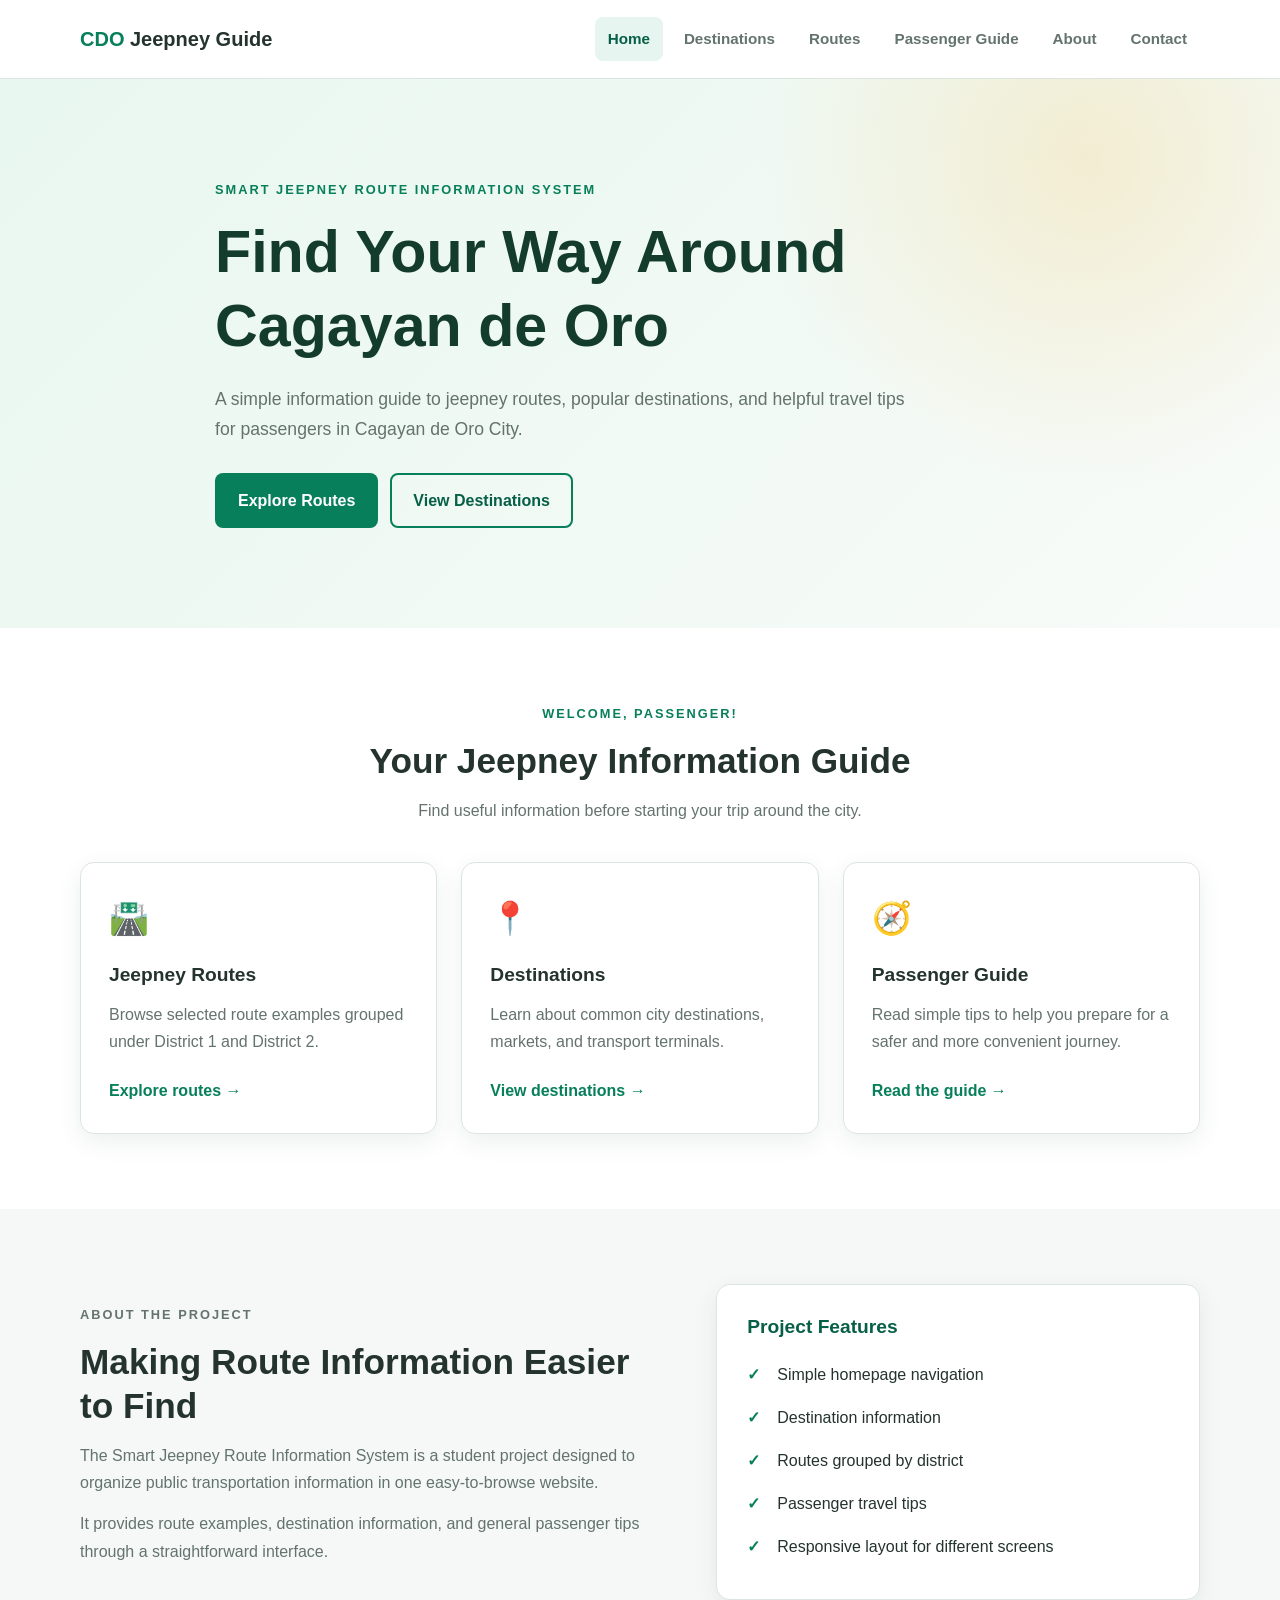
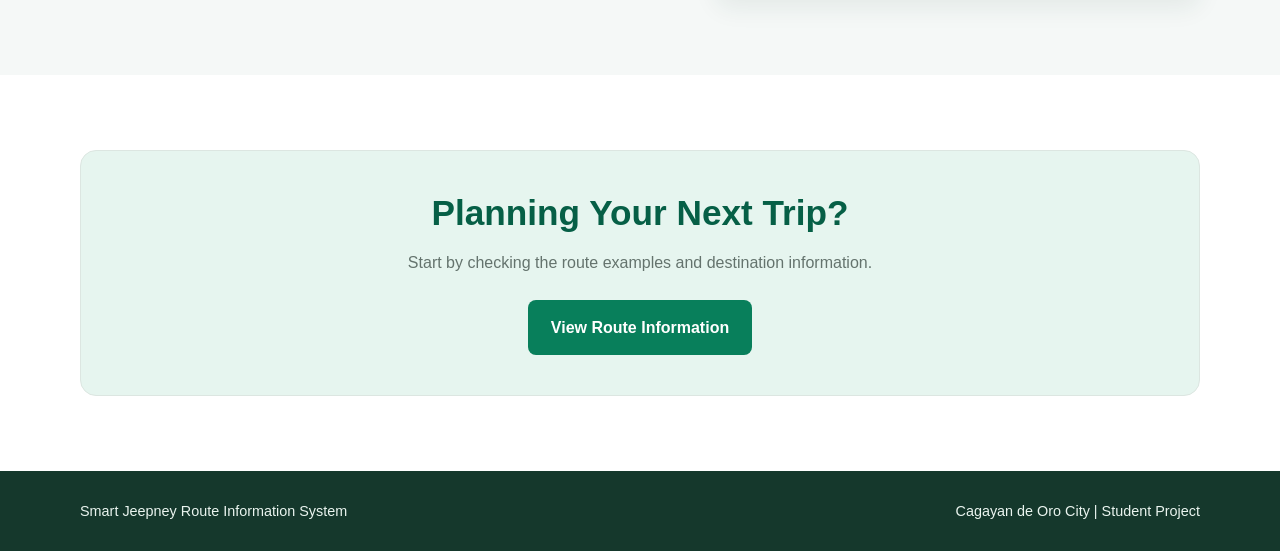
<file: index.html>
<!DOCTYPE html>
<html lang="en">
<head>
    <meta charset="UTF-8">
    <meta name="viewport" content="width=device-width, initial-scale=1.0">
    <title>CDO Jeepney Guide | Home</title>
    <link rel="stylesheet" href="style.css">
</head>
<body>

<header class="site-header">
    <div class="container navbar">
        <a class="logo" href="index.html">CDO <span>Jeepney Guide</span></a>

        <nav>
            <a class="active" href="index.html">Home</a>
            <a href="destination.html">Destinations</a>
            <a href="route.html">Routes</a>
            <a href="guide.html">Passenger Guide</a>
            <a href="about.html">About</a>
            <a href="contact.html">Contact</a>
        </nav>
    </div>
</header>

<main>
    <section class="hero">
        <div class="container hero-content">
            <p class="eyebrow">SMART JEEPNEY ROUTE INFORMATION SYSTEM</p>
            <h1>Find Your Way Around Cagayan de Oro</h1>
            <p>
                A simple information guide to jeepney routes, popular destinations,
                and helpful travel tips for passengers in Cagayan de Oro City.
            </p>

            <div class="hero-buttons">
                <a class="btn btn-primary" href="route.html">Explore Routes</a>
                <a class="btn btn-outline" href="destination.html">View Destinations</a>
            </div>
        </div>
    </section>

    <section class="section">
        <div class="container">
            <div class="section-heading">
                <p class="eyebrow">WELCOME, PASSENGER!</p>
                <h2>Your Jeepney Information Guide</h2>
                <p>
                    Find useful information before starting your trip around the city.
                </p>
            </div>

            <div class="card-grid">
                <article class="info-card">
                    <div class="card-icon">🛣️</div>
                    <h3>Jeepney Routes</h3>
                    <p>
                        Browse selected route examples grouped under District 1 and
                        District 2.
                    </p>
                    <a class="text-link" href="route.html">Explore routes &rarr;</a>
                </article>

                <article class="info-card">
                    <div class="card-icon">📍</div>
                    <h3>Destinations</h3>
                    <p>
                        Learn about common city destinations, markets, and transport
                        terminals.
                    </p>
                    <a class="text-link" href="destination.html">View destinations &rarr;</a>
                </article>

                <article class="info-card">
                    <div class="card-icon">🧭</div>
                    <h3>Passenger Guide</h3>
                    <p>
                        Read simple tips to help you prepare for a safer and more
                        convenient journey.
                    </p>
                    <a class="text-link" href="guide.html">Read the guide &rarr;</a>
                </article>
            </div>
        </div>
    </section>

    <section class="section section-soft">
        <div class="container split-layout">
            <div>
                <p class="eyebrow">ABOUT THE PROJECT</p>
                <h2>Making Route Information Easier to Find</h2>
                <p>
                    The Smart Jeepney Route Information System is a student project
                    designed to organize public transportation information in one
                    easy-to-browse website.
                </p>
                <p>
                    It provides route examples, destination information, and general
                    passenger tips through a straightforward interface.
                </p>
            </div>

            <div class="highlight-panel">
                <h3>Project Features</h3>
                <ul class="check-list">
                    <li>Simple homepage navigation</li>
                    <li>Destination information</li>
                    <li>Routes grouped by district</li>
                    <li>Passenger travel tips</li>
                    <li>Responsive layout for different screens</li>
                </ul>
            </div>
        </div>
    </section>

    <section class="section">
        <div class="container callout">
            <h2>Planning Your Next Trip?</h2>
            <p>Start by checking the route examples and destination information.</p>
            <a class="btn btn-primary" href="route.html">View Route Information</a>
        </div>
    </section>
</main>

<footer class="site-footer">
    <div class="container footer-content">
        <p>Smart Jeepney Route Information System</p>
        <p>Cagayan de Oro City | Student Project</p>
    </div>
</footer>

</body>
</html>
</file>
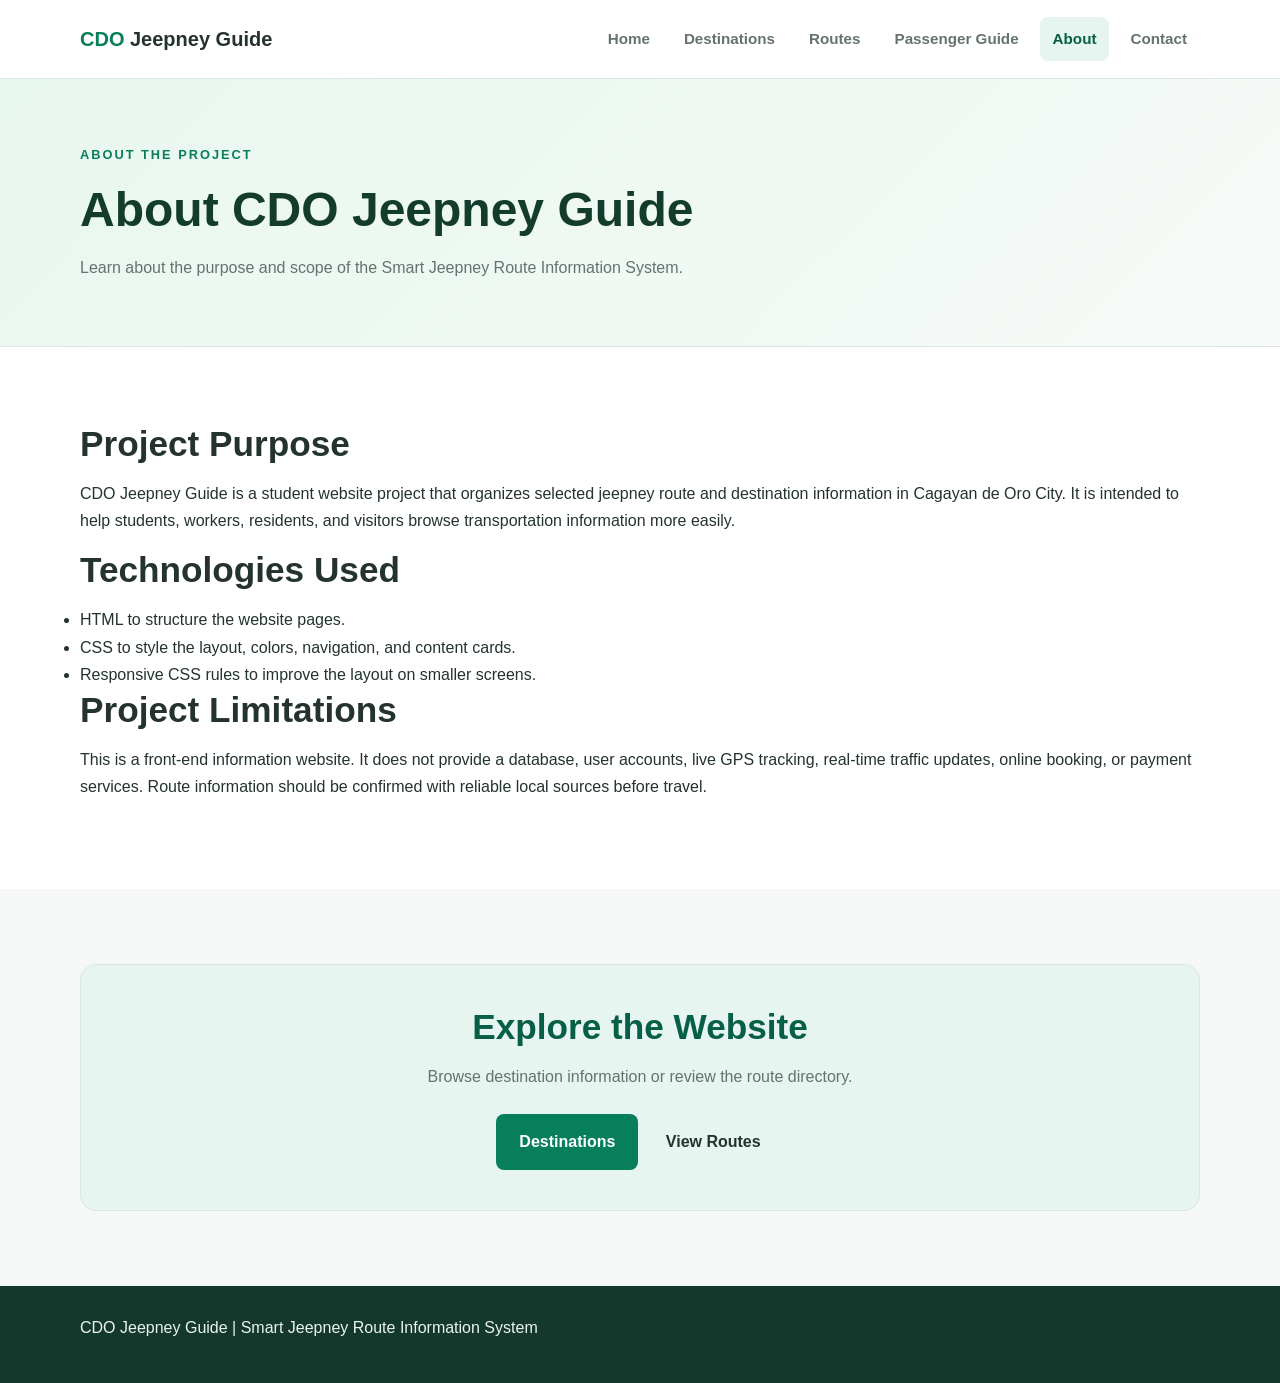
<file: about.html>
<!DOCTYPE html>
<html lang="en">
<head>
    <meta charset="UTF-8">
    <meta name="viewport" content="width=device-width, initial-scale=1.0">
    <title>CDO Jeepney Guide | About</title>
    <link rel="stylesheet" href="style.css">
</head>
<body>

<header class="site-header">
    <div class="container navbar">
        <a class="logo" href="index.html">CDO <span>Jeepney Guide</span></a>
        <nav>
            <a href="index.html">Home</a>
            <a href="destination.html">Destinations</a>
            <a href="route.html">Routes</a>
            <a href="guide.html">Passenger Guide</a>
            <a class="active" href="about.html">About</a>
            <a href="contact.html">Contact</a>
        </nav>
    </div>
</header>

<main>
    <section class="page-banner">
        <div class="container">
            <p class="eyebrow">ABOUT THE PROJECT</p>
            <h1>About CDO Jeepney Guide</h1>
            <p>Learn about the purpose and scope of the Smart Jeepney Route Information System.</p>
        </div>
    </section>

    <section class="section">
        <div class="container">
            <div class="content-card">
                <h2>Project Purpose</h2>
                <p>
                    CDO Jeepney Guide is a student website project that organizes selected
                    jeepney route and destination information in Cagayan de Oro City.
                    It is intended to help students, workers, residents, and visitors browse
                    transportation information more easily.
                </p>
            </div>

            <div class="content-card">
                <h2>Technologies Used</h2>
                <ul>
                    <li>HTML to structure the website pages.</li>
                    <li>CSS to style the layout, colors, navigation, and content cards.</li>
                    <li>Responsive CSS rules to improve the layout on smaller screens.</li>
                </ul>
            </div>

            <div class="content-card">
                <h2>Project Limitations</h2>
                <p>
                    This is a front-end information website. It does not provide a database,
                    user accounts, live GPS tracking, real-time traffic updates, online booking,
                    or payment services. Route information should be confirmed with reliable
                    local sources before travel.
                </p>
            </div>
        </div>
    </section>

    <section class="section section-soft">
        <div class="container callout">
            <h2>Explore the Website</h2>
            <p>Browse destination information or review the route directory.</p>
            <a class="btn btn-primary" href="destination.html">Destinations</a>
            <a class="btn btn-secondary" href="route.html">View Routes</a>
        </div>
    </section>
</main>

<footer class="site-footer">
    <div class="container">
        <p>CDO Jeepney Guide | Smart Jeepney Route Information System</p>
    </div>
</footer>
</body>
</html>
</file>
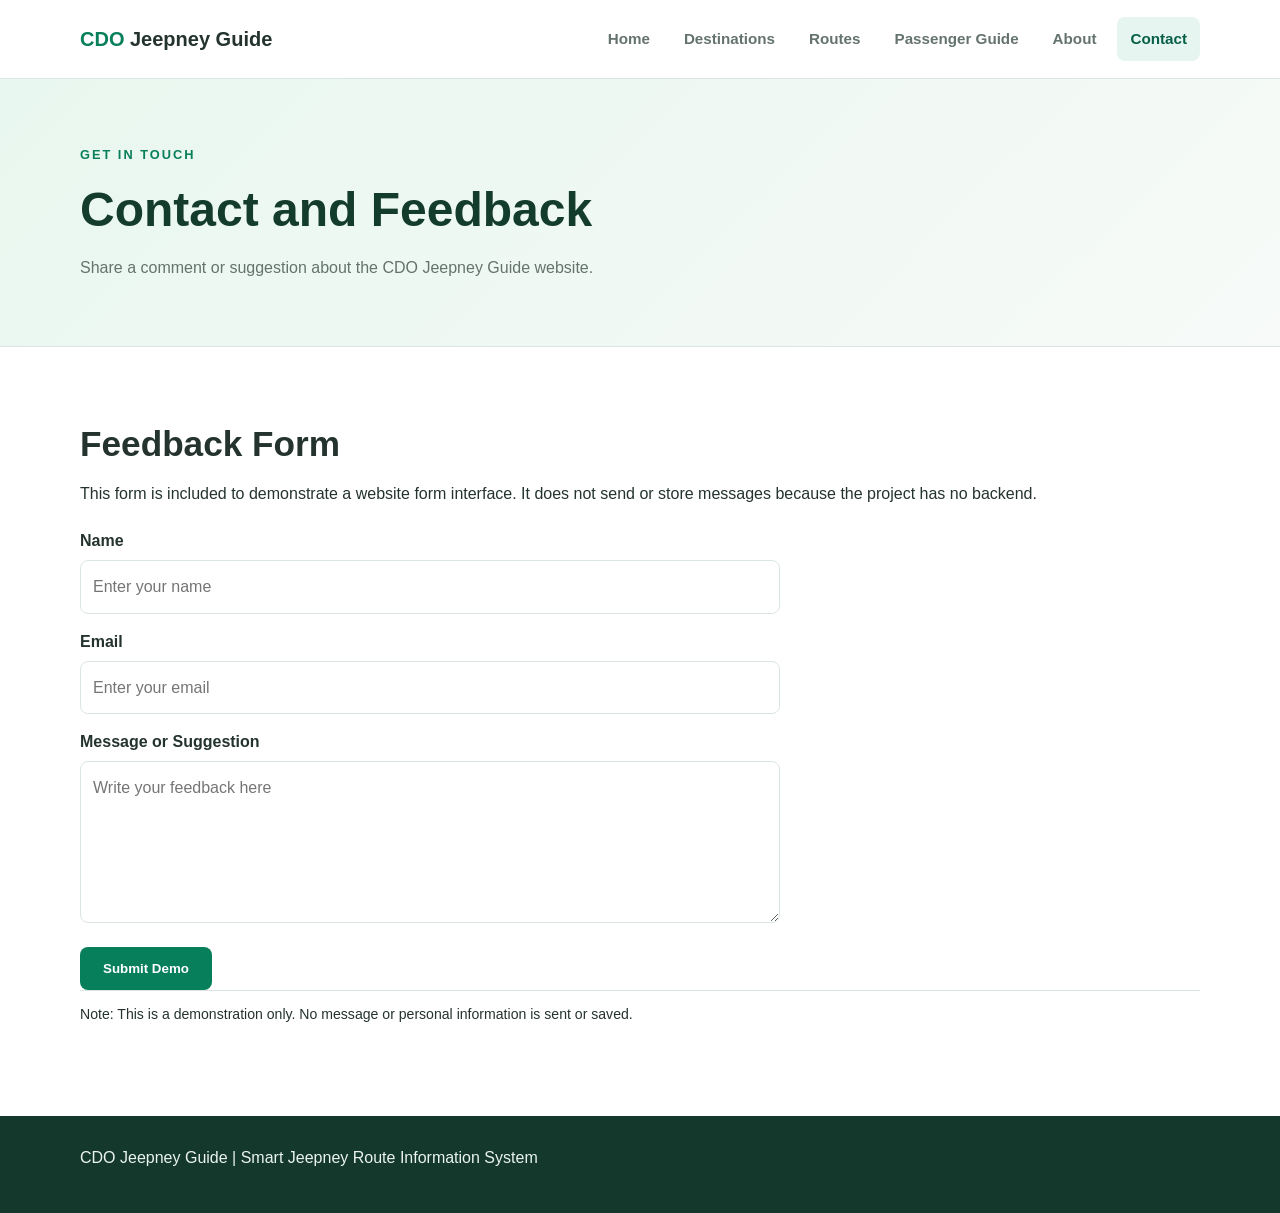
<file: contact.html>
<!DOCTYPE html>
<html lang="en">
<head>
    <meta charset="UTF-8">
    <meta name="viewport" content="width=device-width, initial-scale=1.0">
    <title>CDO Jeepney Guide | Contact</title>
    <link rel="stylesheet" href="style.css">
</head>
<body>

<header class="site-header">
    <div class="container navbar">
        <a class="logo" href="index.html">CDO <span>Jeepney Guide</span></a>
        <nav>
            <a href="index.html">Home</a>
            <a href="destination.html">Destinations</a>
            <a href="route.html">Routes</a>
            <a href="guide.html">Passenger Guide</a>
            <a href="about.html">About</a>
            <a class="active" href="contact.html">Contact</a>
        </nav>
    </div>
</header>

<main>
    <section class="page-banner">
        <div class="container">
            <p class="eyebrow">GET IN TOUCH</p>
            <h1>Contact and Feedback</h1>
            <p>Share a comment or suggestion about the CDO Jeepney Guide website.</p>
        </div>
    </section>

    <section class="section">
        <div class="container">
            <div class="content-card">
                <h2>Feedback Form</h2>
                <p>
                    This form is included to demonstrate a website form interface.
                    It does not send or store messages because the project has no backend.
                </p>

                <form class="feedback-form"
                      onsubmit="alert('Demo form only. Your message was not sent or saved.'); return false;">

                    <label for="visitor-name">Name</label>
                    <input type="text" id="visitor-name" name="visitor-name"
                           placeholder="Enter your name" required>

                    <label for="visitor-email">Email</label>
                    <input type="email" id="visitor-email" name="visitor-email"
                           placeholder="Enter your email" required>

                    <label for="visitor-message">Message or Suggestion</label>
                    <textarea id="visitor-message" name="visitor-message"
                              rows="5" placeholder="Write your feedback here" required></textarea>

                    <button class="btn btn-primary" type="submit">Submit Demo</button>
                </form>

                <p class="small-note">
                    Note: This is a demonstration only. No message or personal information is sent or saved.
                </p>
            </div>
        </div>
    </section>
</main>

<footer class="site-footer">
    <div class="container">
        <p>CDO Jeepney Guide | Smart Jeepney Route Information System</p>
    </div>
</footer>
</body>
</html>
</file>
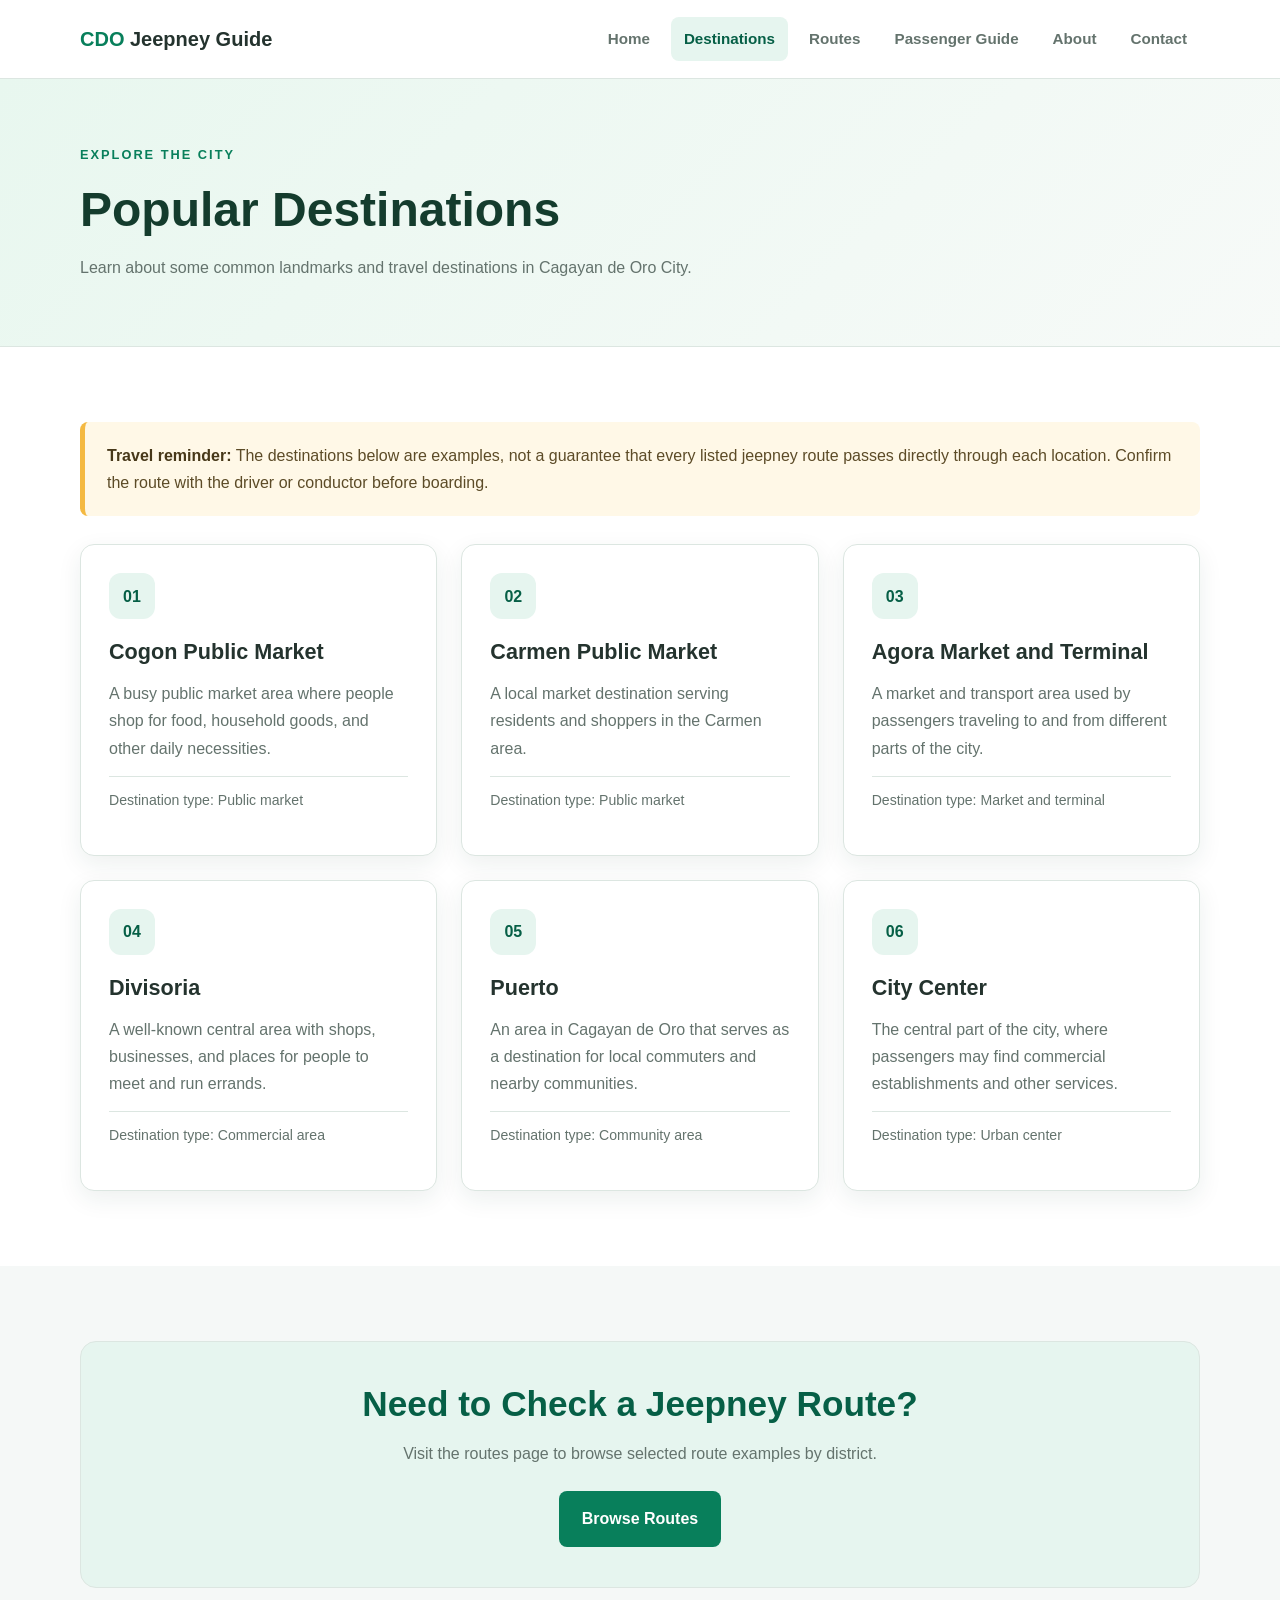
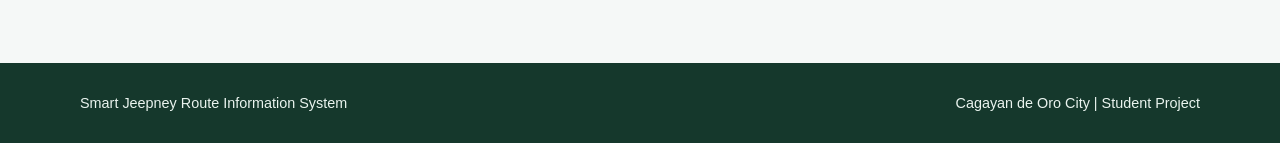
<file: destination.html>
<!DOCTYPE html>
<html lang="en">
<head>
    <meta charset="UTF-8">
    <meta name="viewport" content="width=device-width, initial-scale=1.0">
    <title>CDO Jeepney Guide | Destinations</title>
    <link rel="stylesheet" href="style.css">
</head>
<body>

<header class="site-header">
    <div class="container navbar">
        <a class="logo" href="index.html">CDO <span>Jeepney Guide</span></a>

        <nav>
            <a href="index.html">Home</a>
            <a class="active" href="destination.html">Destinations</a>
            <a href="route.html">Routes</a>
            <a href="guide.html">Passenger Guide</a>
            <a href="about.html">About</a>
            <a href="contact.html">Contact</a>
        </nav>
    </div>
</header>

<main>
    <section class="page-banner">
        <div class="container">
            <p class="eyebrow">EXPLORE THE CITY</p>
            <h1>Popular Destinations</h1>
            <p>
                Learn about some common landmarks and travel destinations in
                Cagayan de Oro City.
            </p>
        </div>
    </section>

    <section class="section">
        <div class="container">
            <div class="notice">
                <strong>Travel reminder:</strong>
                The destinations below are examples, not a guarantee that every
                listed jeepney route passes directly through each location.
                Confirm the route with the driver or conductor before boarding.
            </div>

            <div class="card-grid destination-grid">
                <article class="info-card destination-card">
                    <div class="destination-number">01</div>
                    <h2>Cogon Public Market</h2>
                    <p>
                        A busy public market area where people shop for food,
                        household goods, and other daily necessities.
                    </p>
                    <p class="small-note">Destination type: Public market</p>
                </article>

                <article class="info-card destination-card">
                    <div class="destination-number">02</div>
                    <h2>Carmen Public Market</h2>
                    <p>
                        A local market destination serving residents and shoppers
                        in the Carmen area.
                    </p>
                    <p class="small-note">Destination type: Public market</p>
                </article>

                <article class="info-card destination-card">
                    <div class="destination-number">03</div>
                    <h2>Agora Market and Terminal</h2>
                    <p>
                        A market and transport area used by passengers traveling
                        to and from different parts of the city.
                    </p>
                    <p class="small-note">Destination type: Market and terminal</p>
                </article>

                <article class="info-card destination-card">
                    <div class="destination-number">04</div>
                    <h2>Divisoria</h2>
                    <p>
                        A well-known central area with shops, businesses, and
                        places for people to meet and run errands.
                    </p>
                    <p class="small-note">Destination type: Commercial area</p>
                </article>

                <article class="info-card destination-card">
                    <div class="destination-number">05</div>
                    <h2>Puerto</h2>
                    <p>
                        An area in Cagayan de Oro that serves as a destination
                        for local commuters and nearby communities.
                    </p>
                    <p class="small-note">Destination type: Community area</p>
                </article>

                <article class="info-card destination-card">
                    <div class="destination-number">06</div>
                    <h2>City Center</h2>
                    <p>
                        The central part of the city, where passengers may find
                        commercial establishments and other services.
                    </p>
                    <p class="small-note">Destination type: Urban center</p>
                </article>
            </div>
        </div>
    </section>

    <section class="section section-soft">
        <div class="container callout">
            <h2>Need to Check a Jeepney Route?</h2>
            <p>Visit the routes page to browse selected route examples by district.</p>
            <a class="btn btn-primary" href="route.html">Browse Routes</a>
        </div>
    </section>
</main>

<footer class="site-footer">
    <div class="container footer-content">
        <p>Smart Jeepney Route Information System</p>
        <p>Cagayan de Oro City | Student Project</p>
    </div>
</footer>

</body>
</html>
</file>
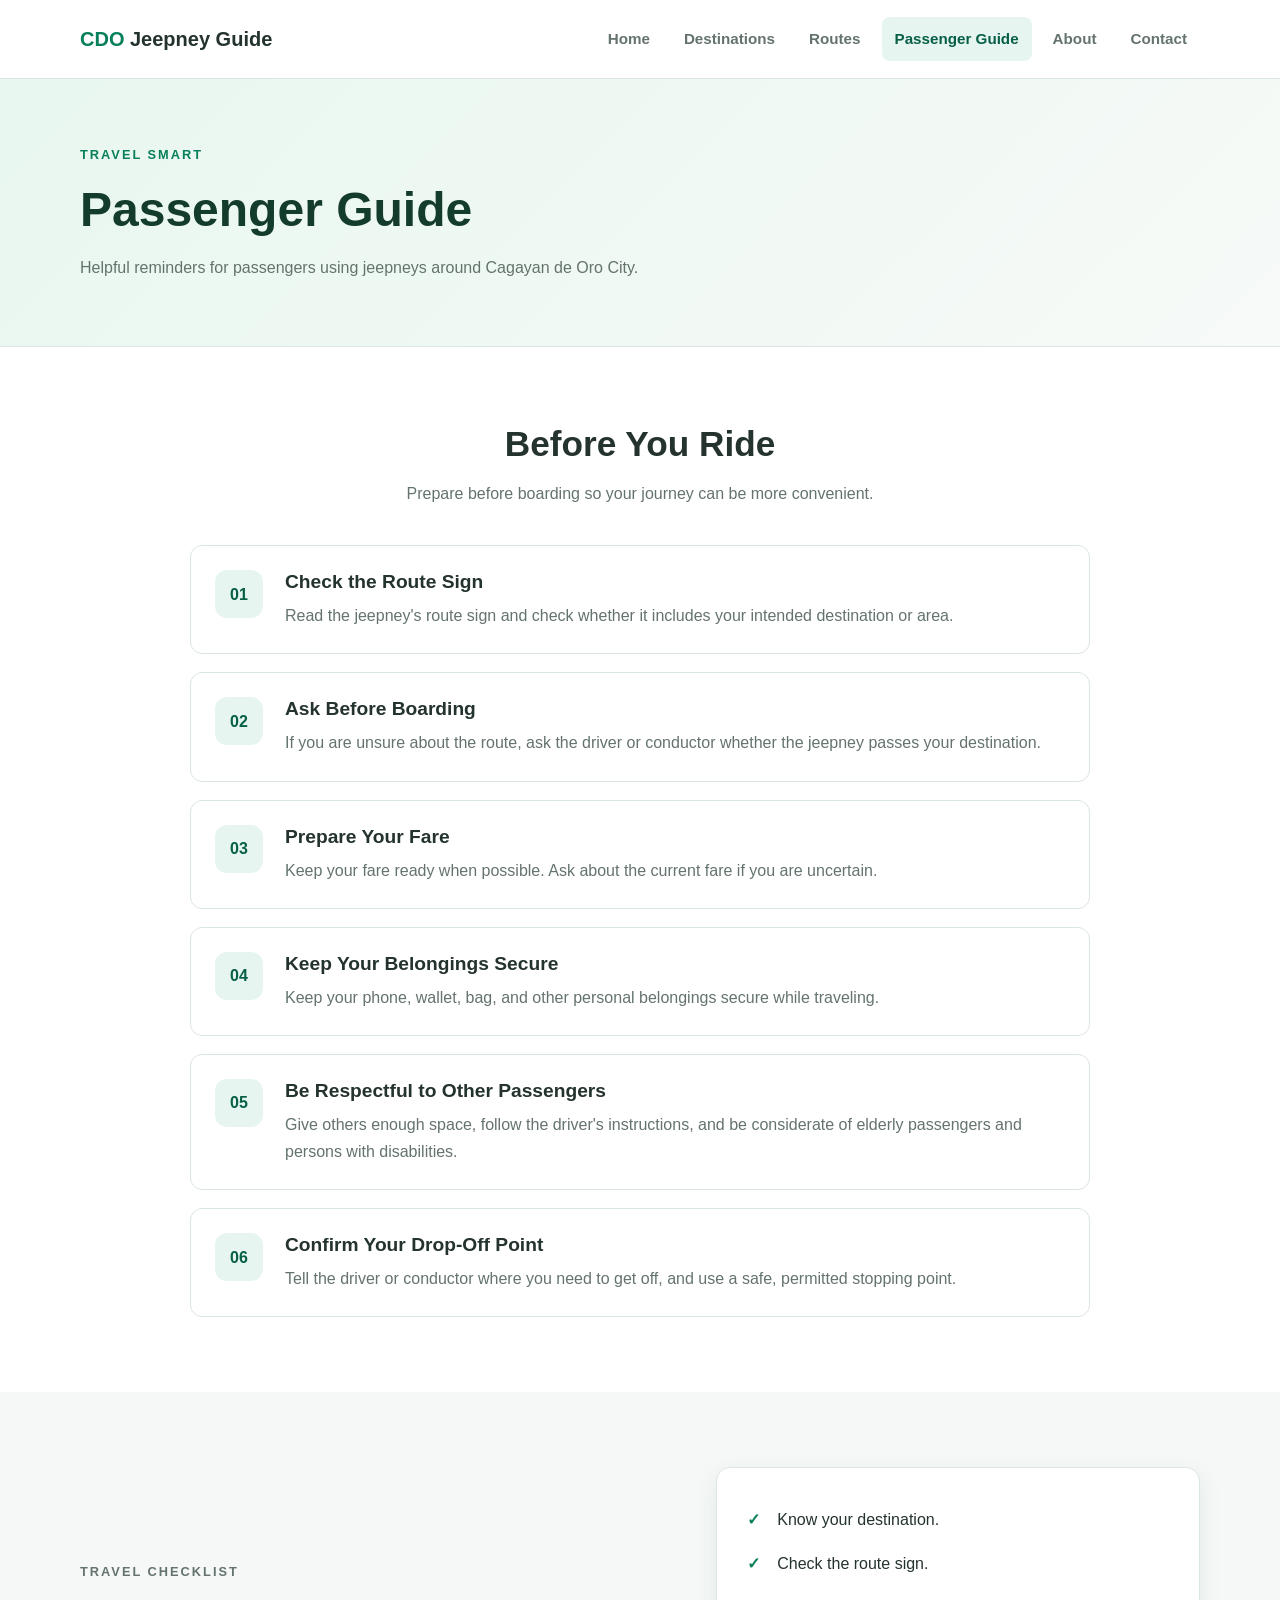
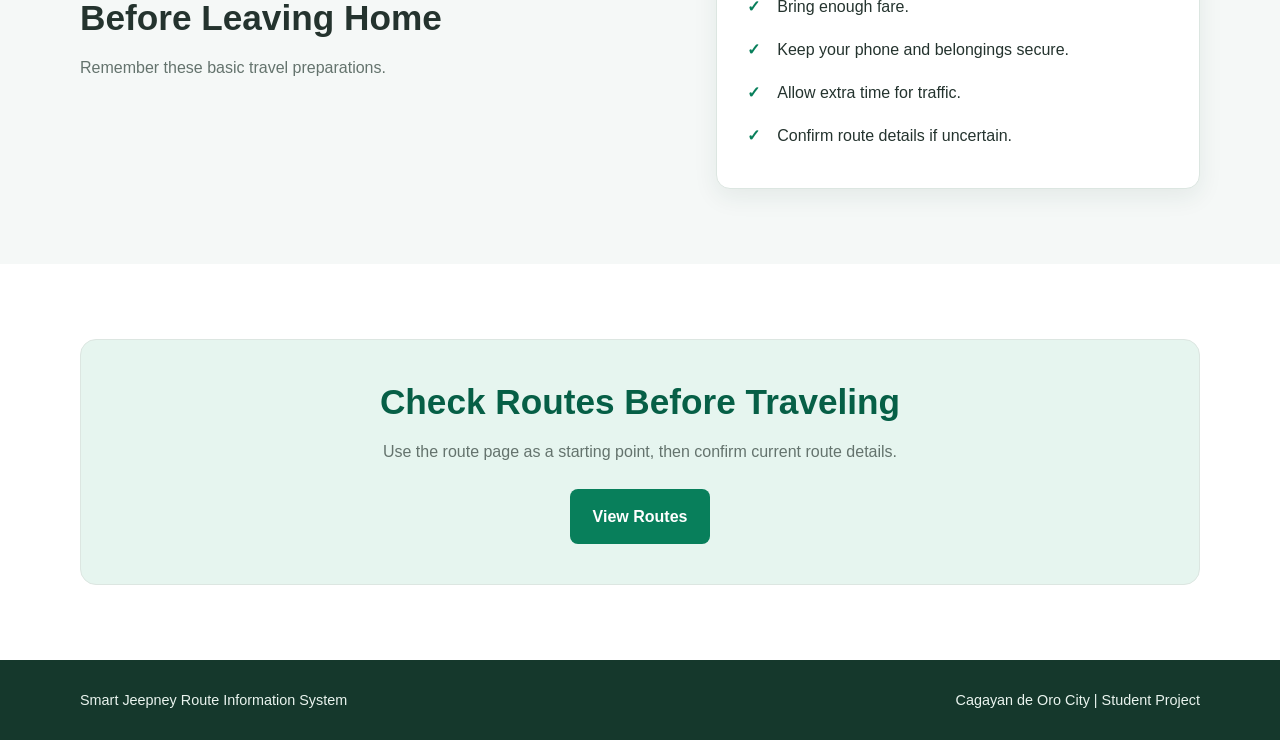
<file: guide.html>
<!DOCTYPE html>
<html lang="en">
<head>
    <meta charset="UTF-8">
    <meta name="viewport" content="width=device-width, initial-scale=1.0">
    <title>CDO Jeepney Guide | Passenger Guide</title>
    <link rel="stylesheet" href="style.css">
</head>
<body>

<header class="site-header">
    <div class="container navbar">
        <a class="logo" href="index.html">CDO <span>Jeepney Guide</span></a>

        <nav>
            <a href="index.html">Home</a>
            <a href="destination.html">Destinations</a>
            <a href="route.html">Routes</a>
            <a class="active" href="guide.html">Passenger Guide</a>
            <a href="about.html">About</a>
            <a href="contact.html">Contact</a>
        </nav>
    </div>
</header>

<main>
    <section class="page-banner">
        <div class="container">
            <p class="eyebrow">TRAVEL SMART</p>
            <h1>Passenger Guide</h1>
            <p>
                Helpful reminders for passengers using jeepneys around
                Cagayan de Oro City.
            </p>
        </div>
    </section>

    <section class="section">
        <div class="container">
            <div class="section-heading">
                <h2>Before You Ride</h2>
                <p>Prepare before boarding so your journey can be more convenient.</p>
            </div>

            <div class="guide-list">
                <article class="guide-item">
                    <div class="guide-icon">01</div>
                    <div>
                        <h3>Check the Route Sign</h3>
                        <p>
                            Read the jeepney's route sign and check whether it
                            includes your intended destination or area.
                        </p>
                    </div>
                </article>

                <article class="guide-item">
                    <div class="guide-icon">02</div>
                    <div>
                        <h3>Ask Before Boarding</h3>
                        <p>
                            If you are unsure about the route, ask the driver
                            or conductor whether the jeepney passes your destination.
                        </p>
                    </div>
                </article>

                <article class="guide-item">
                    <div class="guide-icon">03</div>
                    <div>
                        <h3>Prepare Your Fare</h3>
                        <p>
                            Keep your fare ready when possible. Ask about the
                            current fare if you are uncertain.
                        </p>
                    </div>
                </article>

                <article class="guide-item">
                    <div class="guide-icon">04</div>
                    <div>
                        <h3>Keep Your Belongings Secure</h3>
                        <p>
                            Keep your phone, wallet, bag, and other personal
                            belongings secure while traveling.
                        </p>
                    </div>
                </article>

                <article class="guide-item">
                    <div class="guide-icon">05</div>
                    <div>
                        <h3>Be Respectful to Other Passengers</h3>
                        <p>
                            Give others enough space, follow the driver's
                            instructions, and be considerate of elderly
                            passengers and persons with disabilities.
                        </p>
                    </div>
                </article>

                <article class="guide-item">
                    <div class="guide-icon">06</div>
                    <div>
                        <h3>Confirm Your Drop-Off Point</h3>
                        <p>
                            Tell the driver or conductor where you need to get
                            off, and use a safe, permitted stopping point.
                        </p>
                    </div>
                </article>
            </div>
        </div>
    </section>

    <section class="section section-soft">
        <div class="container split-layout">
            <div>
                <p class="eyebrow">TRAVEL CHECKLIST</p>
                <h2>Before Leaving Home</h2>
                <p>Remember these basic travel preparations.</p>
            </div>

            <div class="highlight-panel">
                <ul class="check-list">
                    <li>Know your destination.</li>
                    <li>Check the route sign.</li>
                    <li>Bring enough fare.</li>
                    <li>Keep your phone and belongings secure.</li>
                    <li>Allow extra time for traffic.</li>
                    <li>Confirm route details if uncertain.</li>
                </ul>
            </div>
        </div>
    </section>

    <section class="section">
        <div class="container callout">
            <h2>Check Routes Before Traveling</h2>
            <p>Use the route page as a starting point, then confirm current route details.</p>
            <a class="btn btn-primary" href="route.html">View Routes</a>
        </div>
    </section>
</main>

<footer class="site-footer">
    <div class="container footer-content">
        <p>Smart Jeepney Route Information System</p>
        <p>Cagayan de Oro City | Student Project</p>
    </div>
</footer>

</body>
</html>
</file>
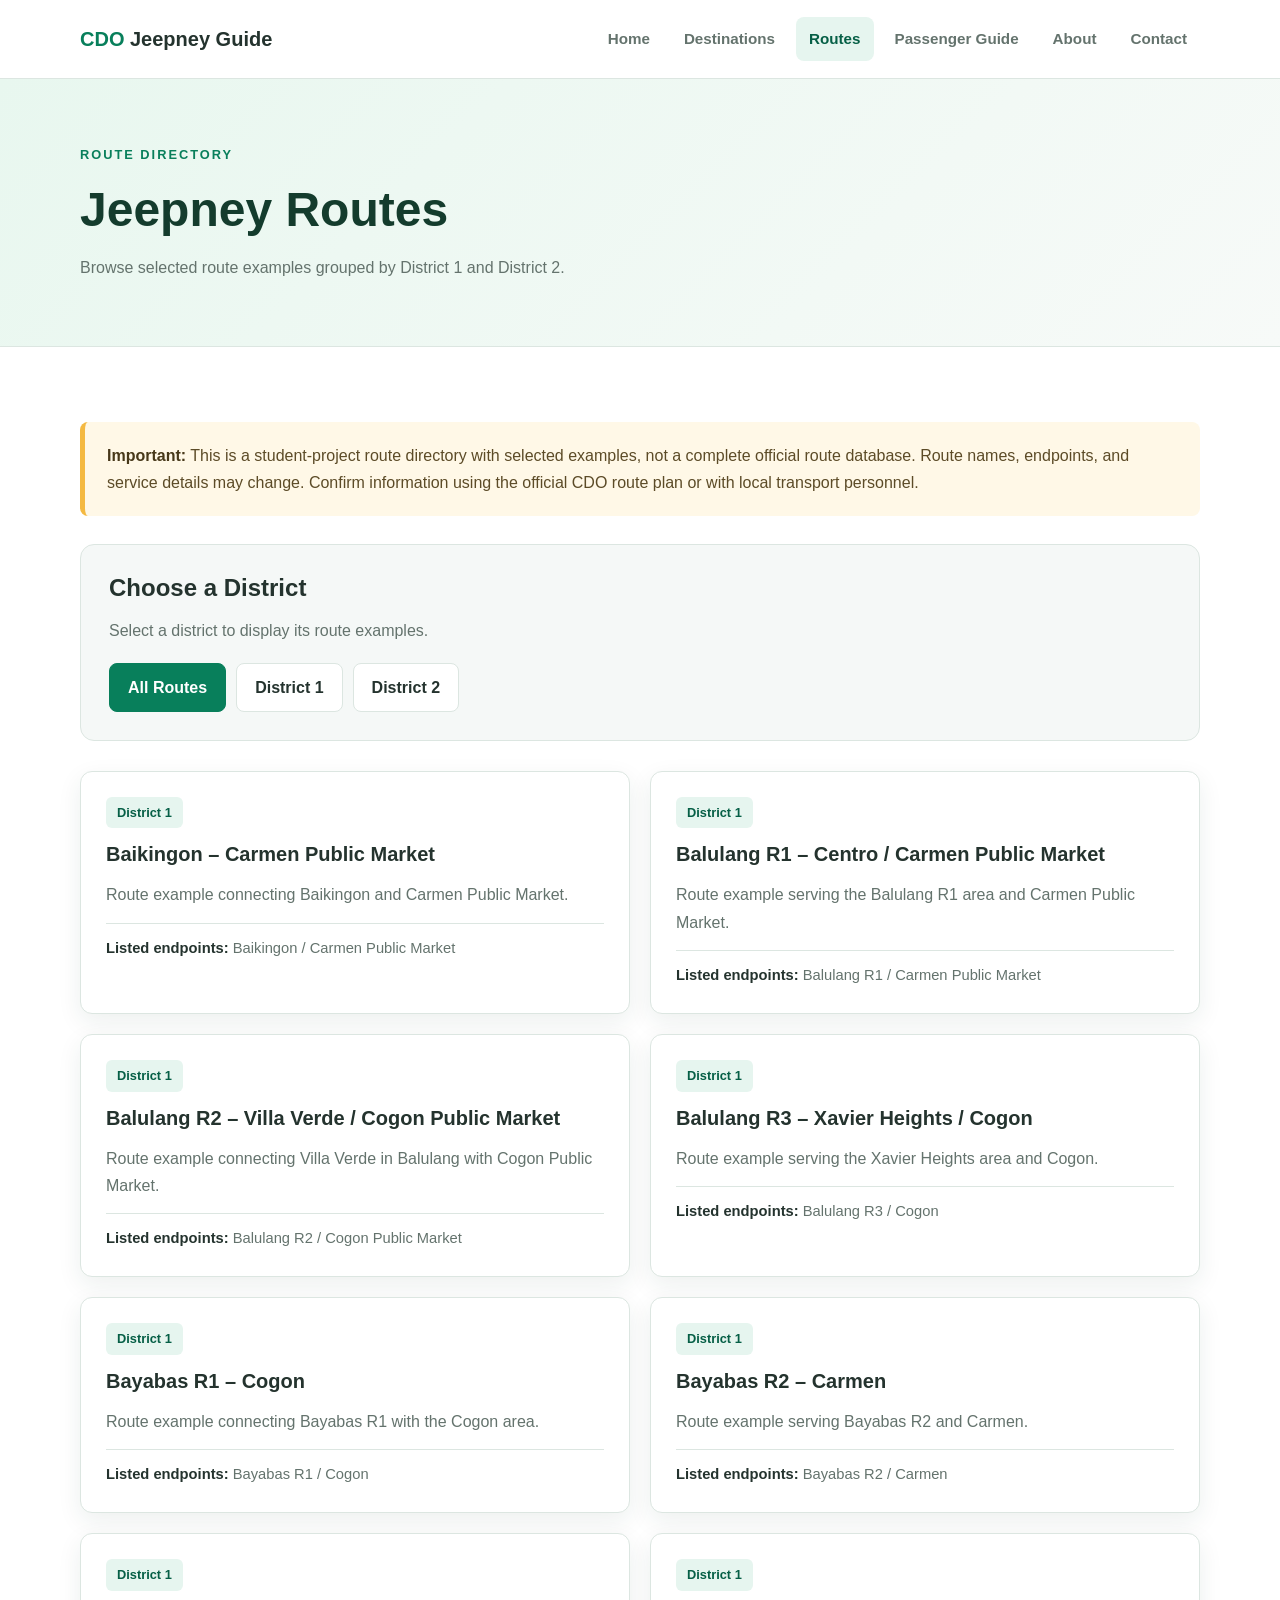
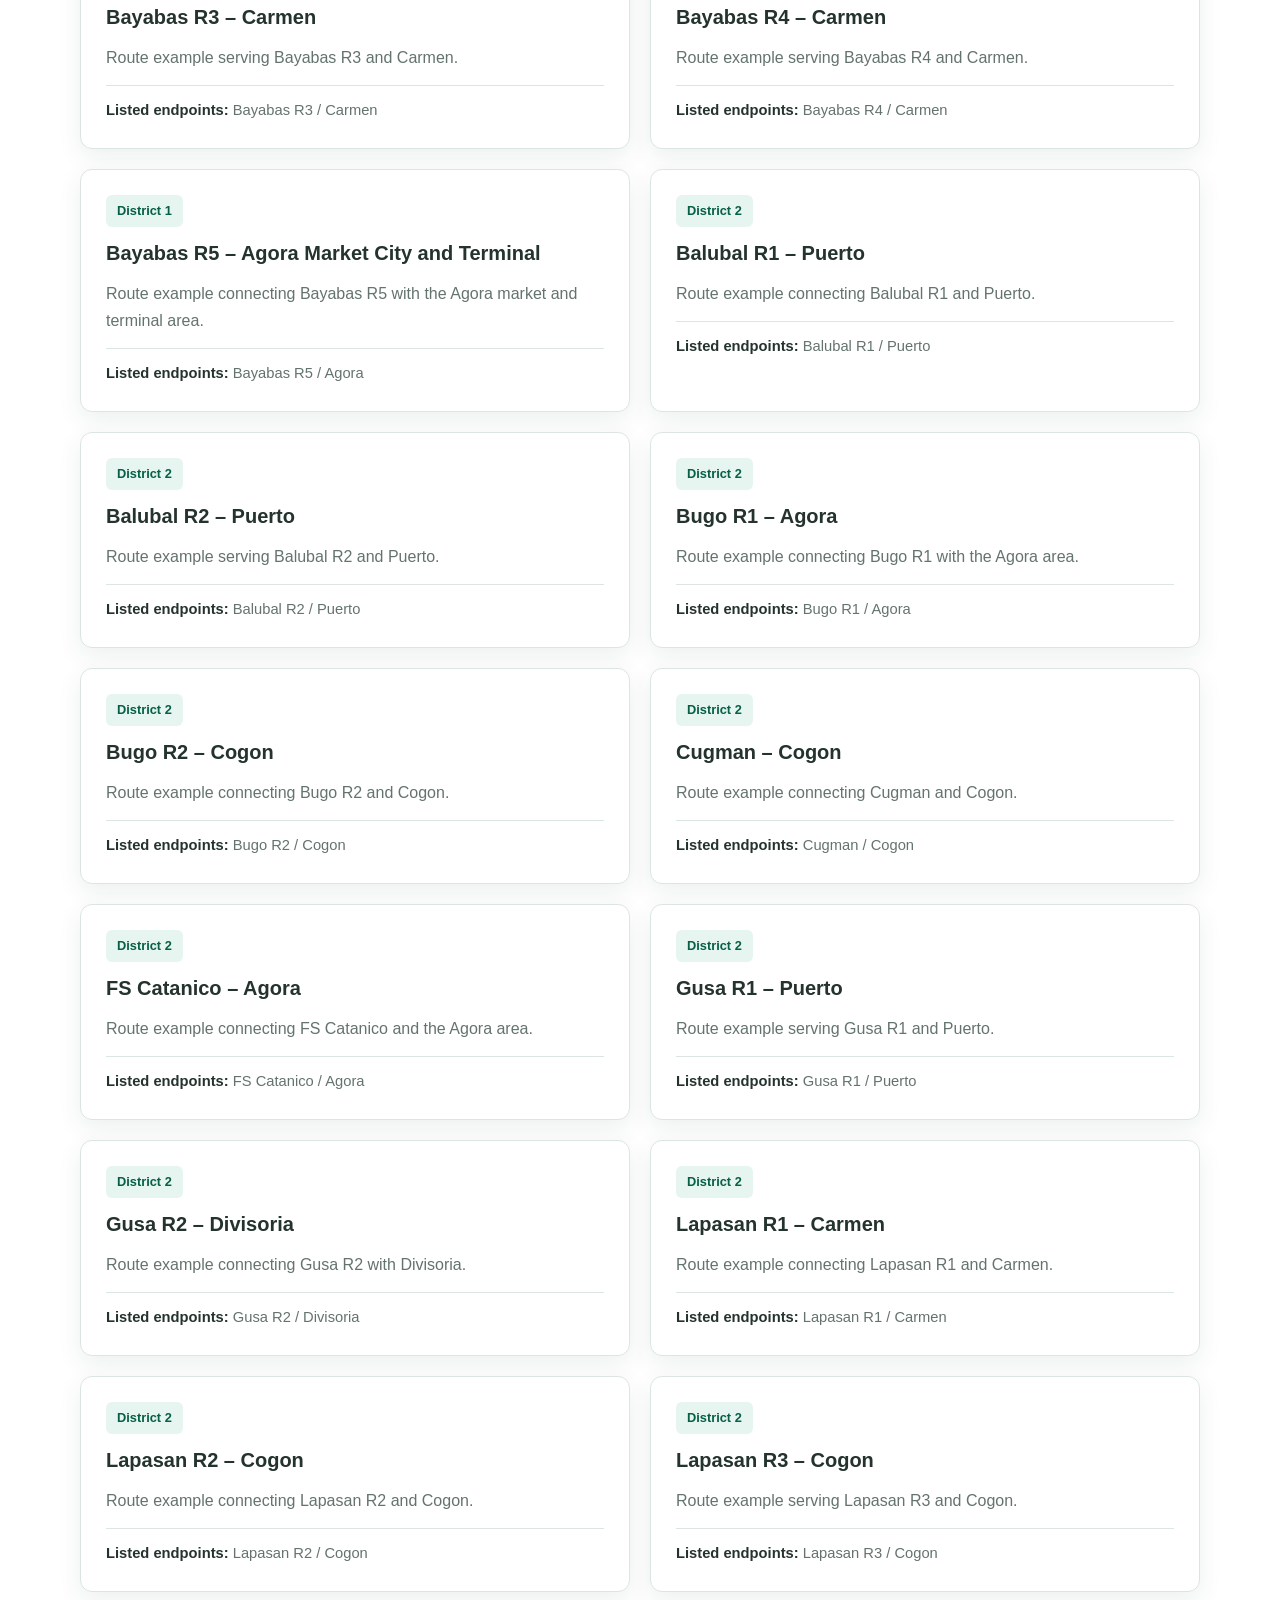
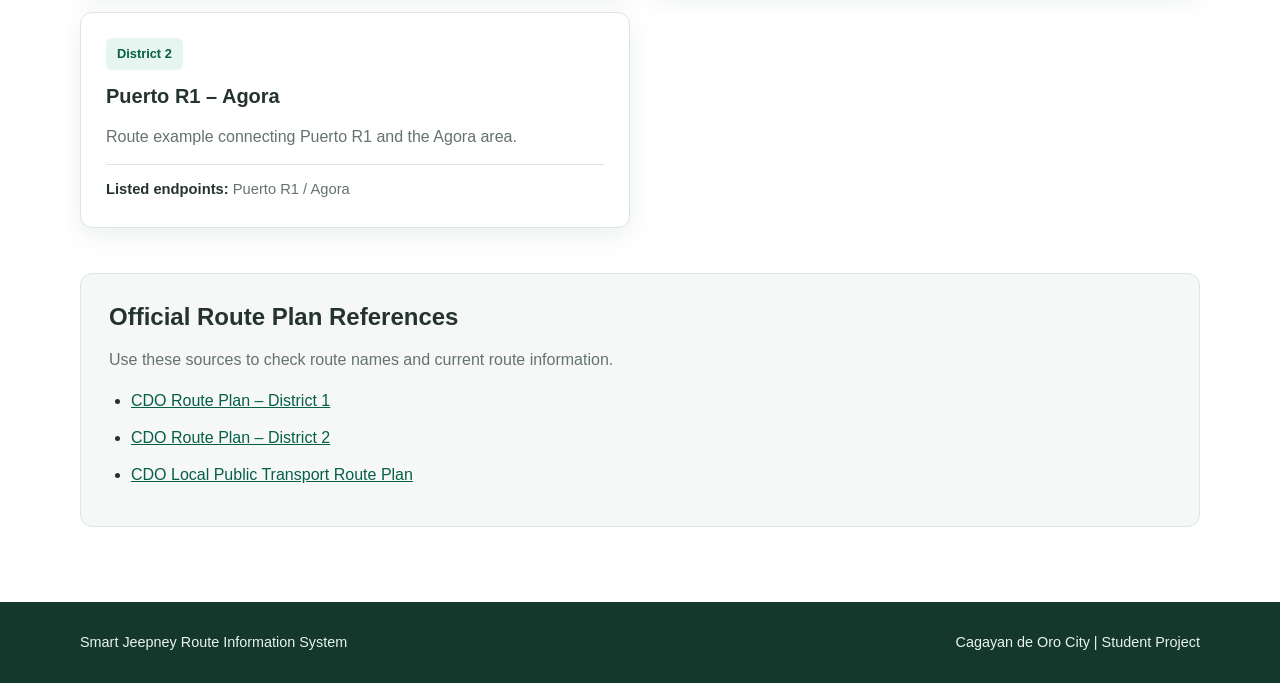
<file: route.html>
<!DOCTYPE html>
<html lang="en">
<head>
    <meta charset="UTF-8">
    <meta name="viewport" content="width=device-width, initial-scale=1.0">
    <title>CDO Jeepney Guide | Routes</title>
    <link rel="stylesheet" href="style.css">
</head>
<body>

<header class="site-header">
    <div class="container navbar">
        <a class="logo" href="index.html">CDO <span>Jeepney Guide</span></a>

        <nav>
            <a href="index.html">Home</a>
            <a href="destination.html">Destinations</a>
            <a class="active" href="route.html">Routes</a>
            <a href="guide.html">Passenger Guide</a>
            <a href="about.html">About</a>
            <a href="contact.html">Contact</a>
        </nav>
    </div>
</header>

<main>
    <section class="page-banner">
        <div class="container">
            <p class="eyebrow">ROUTE DIRECTORY</p>
            <h1>Jeepney Routes</h1>
            <p>
                Browse selected route examples grouped by District 1 and District 2.
            </p>
        </div>
    </section>

    <section class="section">
        <div class="container">

            <div class="notice">
                <strong>Important:</strong>
                This is a student-project route directory with selected examples,
                not a complete official route database. Route names, endpoints,
                and service details may change. Confirm information using the
                official CDO route plan or with local transport personnel.
            </div>

            <div class="filter-panel">
                <h2>Choose a District</h2>
                <p>Select a district to display its route examples.</p>

                <div class="filter-options">
                    <input type="radio" id="all-districts" name="district"
                           checked>
                    <label for="all-districts">All Routes</label>

                    <input type="radio" id="district1" name="district">
                    <label for="district1">District 1</label>

                    <input type="radio" id="district2" name="district">
                    <label for="district2">District 2</label>
                </div>
            </div>

            <div class="route-grid">

                <!-- DISTRICT 1 -->
                <article class="route-card" data-district="1">
                    <span class="district-tag">District 1</span>
                    <h2>Baikingon – Carmen Public Market</h2>
                    <p>Route example connecting Baikingon and Carmen Public Market.</p>
                    <p class="route-endpoint"><strong>Listed endpoints:</strong> Baikingon / Carmen Public Market</p>
                </article>

                <article class="route-card" data-district="1">
                    <span class="district-tag">District 1</span>
                    <h2>Balulang R1 – Centro / Carmen Public Market</h2>
                    <p>Route example serving the Balulang R1 area and Carmen Public Market.</p>
                    <p class="route-endpoint"><strong>Listed endpoints:</strong> Balulang R1 / Carmen Public Market</p>
                </article>

                <article class="route-card" data-district="1">
                    <span class="district-tag">District 1</span>
                    <h2>Balulang R2 – Villa Verde / Cogon Public Market</h2>
                    <p>Route example connecting Villa Verde in Balulang with Cogon Public Market.</p>
                    <p class="route-endpoint"><strong>Listed endpoints:</strong> Balulang R2 / Cogon Public Market</p>
                </article>

                <article class="route-card" data-district="1">
                    <span class="district-tag">District 1</span>
                    <h2>Balulang R3 – Xavier Heights / Cogon</h2>
                    <p>Route example serving the Xavier Heights area and Cogon.</p>
                    <p class="route-endpoint"><strong>Listed endpoints:</strong> Balulang R3 / Cogon</p>
                </article>

                <article class="route-card" data-district="1">
                    <span class="district-tag">District 1</span>
                    <h2>Bayabas R1 – Cogon</h2>
                    <p>Route example connecting Bayabas R1 with the Cogon area.</p>
                    <p class="route-endpoint"><strong>Listed endpoints:</strong> Bayabas R1 / Cogon</p>
                </article>

                <article class="route-card" data-district="1">
                    <span class="district-tag">District 1</span>
                    <h2>Bayabas R2 – Carmen</h2>
                    <p>Route example serving Bayabas R2 and Carmen.</p>
                    <p class="route-endpoint"><strong>Listed endpoints:</strong> Bayabas R2 / Carmen</p>
                </article>

                <article class="route-card" data-district="1">
                    <span class="district-tag">District 1</span>
                    <h2>Bayabas R3 – Carmen</h2>
                    <p>Route example serving Bayabas R3 and Carmen.</p>
                    <p class="route-endpoint"><strong>Listed endpoints:</strong> Bayabas R3 / Carmen</p>
                </article>

                <article class="route-card" data-district="1">
                    <span class="district-tag">District 1</span>
                    <h2>Bayabas R4 – Carmen</h2>
                    <p>Route example serving Bayabas R4 and Carmen.</p>
                    <p class="route-endpoint"><strong>Listed endpoints:</strong> Bayabas R4 / Carmen</p>
                </article>

                <article class="route-card" data-district="1">
                    <span class="district-tag">District 1</span>
                    <h2>Bayabas R5 – Agora Market City and Terminal</h2>
                    <p>Route example connecting Bayabas R5 with the Agora market and terminal area.</p>
                    <p class="route-endpoint"><strong>Listed endpoints:</strong> Bayabas R5 / Agora</p>
                </article>

                <!-- DISTRICT 2 -->
                <article class="route-card" data-district="2">
                    <span class="district-tag">District 2</span>
                    <h2>Balubal R1 – Puerto</h2>
                    <p>Route example connecting Balubal R1 and Puerto.</p>
                    <p class="route-endpoint"><strong>Listed endpoints:</strong> Balubal R1 / Puerto</p>
                </article>

                <article class="route-card" data-district="2">
                    <span class="district-tag">District 2</span>
                    <h2>Balubal R2 – Puerto</h2>
                    <p>Route example serving Balubal R2 and Puerto.</p>
                    <p class="route-endpoint"><strong>Listed endpoints:</strong> Balubal R2 / Puerto</p>
                </article>

                <article class="route-card" data-district="2">
                    <span class="district-tag">District 2</span>
                    <h2>Bugo R1 – Agora</h2>
                    <p>Route example connecting Bugo R1 with the Agora area.</p>
                    <p class="route-endpoint"><strong>Listed endpoints:</strong> Bugo R1 / Agora</p>
                </article>

                <article class="route-card" data-district="2">
                    <span class="district-tag">District 2</span>
                    <h2>Bugo R2 – Cogon</h2>
                    <p>Route example connecting Bugo R2 and Cogon.</p>
                    <p class="route-endpoint"><strong>Listed endpoints:</strong> Bugo R2 / Cogon</p>
                </article>

                <article class="route-card" data-district="2">
                    <span class="district-tag">District 2</span>
                    <h2>Cugman – Cogon</h2>
                    <p>Route example connecting Cugman and Cogon.</p>
                    <p class="route-endpoint"><strong>Listed endpoints:</strong> Cugman / Cogon</p>
                </article>

                <article class="route-card" data-district="2">
                    <span class="district-tag">District 2</span>
                    <h2>FS Catanico – Agora</h2>
                    <p>Route example connecting FS Catanico and the Agora area.</p>
                    <p class="route-endpoint"><strong>Listed endpoints:</strong> FS Catanico / Agora</p>
                </article>

                <article class="route-card" data-district="2">
                    <span class="district-tag">District 2</span>
                    <h2>Gusa R1 – Puerto</h2>
                    <p>Route example serving Gusa R1 and Puerto.</p>
                    <p class="route-endpoint"><strong>Listed endpoints:</strong> Gusa R1 / Puerto</p>
                </article>

                <article class="route-card" data-district="2">
                    <span class="district-tag">District 2</span>
                    <h2>Gusa R2 – Divisoria</h2>
                    <p>Route example connecting Gusa R2 with Divisoria.</p>
                    <p class="route-endpoint"><strong>Listed endpoints:</strong> Gusa R2 / Divisoria</p>
                </article>

                <article class="route-card" data-district="2">
                    <span class="district-tag">District 2</span>
                    <h2>Lapasan R1 – Carmen</h2>
                    <p>Route example connecting Lapasan R1 and Carmen.</p>
                    <p class="route-endpoint"><strong>Listed endpoints:</strong> Lapasan R1 / Carmen</p>
                </article>

                <article class="route-card" data-district="2">
                    <span class="district-tag">District 2</span>
                    <h2>Lapasan R2 – Cogon</h2>
                    <p>Route example connecting Lapasan R2 and Cogon.</p>
                    <p class="route-endpoint"><strong>Listed endpoints:</strong> Lapasan R2 / Cogon</p>
                </article>

                <article class="route-card" data-district="2">
                    <span class="district-tag">District 2</span>
                    <h2>Lapasan R3 – Cogon</h2>
                    <p>Route example serving Lapasan R3 and Cogon.</p>
                    <p class="route-endpoint"><strong>Listed endpoints:</strong> Lapasan R3 / Cogon</p>
                </article>

                <article class="route-card" data-district="2">
                    <span class="district-tag">District 2</span>
                    <h2>Puerto R1 – Agora</h2>
                    <p>Route example connecting Puerto R1 and the Agora area.</p>
                    <p class="route-endpoint"><strong>Listed endpoints:</strong> Puerto R1 / Agora</p>
                </article>

            </div>

            <div class="source-panel">
                <h2>Official Route Plan References</h2>
                <p>Use these sources to check route names and current route information.</p>
                <ul>
                    <li>
                        <a href="https://sites.google.com/view/cdo-routes-lptrp/district-1"
                           target="_blank" rel="noopener noreferrer">
                            CDO Route Plan – District 1
                        </a>
                    </li>
                    <li>
                        <a href="https://sites.google.com/view/cdo-routes-lptrp/district-2"
                           target="_blank" rel="noopener noreferrer">
                            CDO Route Plan – District 2
                        </a>
                    </li>
                    <li>
                        <a href="https://sites.google.com/view/cdo-routes-lptrp/"
                           target="_blank" rel="noopener noreferrer">
                            CDO Local Public Transport Route Plan
                        </a>
                    </li>
                </ul>
            </div>

        </div>
    </section>
</main>

<footer class="site-footer">
    <div class="container footer-content">
        <p>Smart Jeepney Route Information System</p>
        <p>Cagayan de Oro City | Student Project</p>
    </div>
</footer>

</body>
</html>
</file>
<file: style.css>
/* =========================================
   SMART JEEPNEY ROUTE INFORMATION SYSTEM
   Main stylesheet for all pages
   ========================================= */

/* 1. BASIC RESET */

* {
    margin: 0;
    padding: 0;
    box-sizing: border-box;
}

:root {
    --primary: #087f5b;
    --primary-dark: #065f46;
    --primary-light: #e6f5ef;
    --accent: #f4b942;
    --background: #ffffff;
    --soft-background: #f5f8f7;
    --text: #24332e;
    --muted: #64736d;
    --border: #dce6e1;
    --white: #ffffff;
    --shadow: 0 8px 25px rgba(20, 60, 45, 0.08);
}

html {
    scroll-behavior: smooth;
}

body {
    font-family: Arial, Helvetica, sans-serif;
    background: var(--background);
    color: var(--text);
    line-height: 1.7;
    font-size: 16px;
}

a {
    color: inherit;
    text-decoration: none;
}

p {
    margin-bottom: 14px;
}

h1,
h2,
h3 {
    line-height: 1.25;
    margin-bottom: 14px;
}

h1 {
    font-size: clamp(2.2rem, 5vw, 3.7rem);
}

h2 {
    font-size: clamp(1.5rem, 3vw, 2.2rem);
}

h3 {
    font-size: 1.2rem;
}

img {
    max-width: 100%;
    display: block;
}

.container {
    width: min(1120px, 90%);
    margin: 0 auto;
}


/* 2. HEADER AND NAVIGATION */

.site-header {
    background: var(--white);
    border-bottom: 1px solid var(--border);
    position: relative;
    z-index: 10;
}

.navbar {
    min-height: 78px;
    display: flex;
    justify-content: space-between;
    align-items: center;
    gap: 24px;
    padding-top: 12px;
    padding-bottom: 12px;
}

.logo {
    font-size: 1.25rem;
    font-weight: 800;
    color: var(--primary);
    white-space: nowrap;
}

.logo span {
    color: var(--text);
    font-weight: 600;
}

nav {
    display: flex;
    align-items: center;
    justify-content: flex-end;
    flex-wrap: wrap;
    gap: 8px;
}

nav a {
    display: inline-block;
    padding: 9px 13px;
    border-radius: 8px;
    color: var(--muted);
    font-size: 0.95rem;
    font-weight: 600;
    transition: background 0.2s ease, color 0.2s ease;
}

nav a:hover,
nav a.active {
    background: var(--primary-light);
    color: var(--primary-dark);
}


/* 3. HOMEPAGE HERO */

.hero {
    background:
        radial-gradient(
            circle at 85% 15%,
            rgba(244, 185, 66, 0.2),
            transparent 28%
        ),
        linear-gradient(135deg, #e8f7ef, #f8fbf9);
    padding: 100px 0;
}

.hero-content {
    max-width: 850px;
}

.eyebrow {
    color: var(--primary);
    font-size: 0.8rem;
    font-weight: 800;
    letter-spacing: 2px;
    text-transform: uppercase;
    margin-bottom: 14px;
}

.hero h1 {
    max-width: 850px;
    color: #143c2d;
    margin-bottom: 22px;
}

.hero-content > p:not(.eyebrow) {
    max-width: 700px;
    color: var(--muted);
    font-size: 1.1rem;
}

.hero-buttons {
    display: flex;
    flex-wrap: wrap;
    gap: 12px;
    margin-top: 28px;
}


/* 4. BUTTONS */

.btn {
    display: inline-block;
    padding: 12px 21px;
    border: 2px solid transparent;
    border-radius: 8px;
    text-align: center;
    font-weight: 700;
    transition: background 0.2s ease, transform 0.2s ease;
}

.btn:hover {
    transform: translateY(-2px);
}

.btn-primary {
    background: var(--primary);
    color: var(--white);
}

.btn-primary:hover {
    background: var(--primary-dark);
}

.btn-outline {
    border-color: var(--primary);
    color: var(--primary-dark);
    background: transparent;
}

.btn-outline:hover {
    background: var(--primary-light);
}


/* 5. PAGE BANNER */

.page-banner {
    padding: 65px 0;
    background: linear-gradient(135deg, #e8f7ef, #f7faf8);
    border-bottom: 1px solid var(--border);
}

.page-banner h1 {
    color: #143c2d;
    font-size: clamp(2rem, 4vw, 3rem);
}

.page-banner p:not(.eyebrow) {
    max-width: 700px;
    color: var(--muted);
    margin-bottom: 0;
}


/* 6. GENERAL SECTIONS */

.section {
    padding: 75px 0;
}

.section-soft {
    background: var(--soft-background);
}

.section-heading {
    max-width: 720px;
    margin: 0 auto 38px;
    text-align: center;
}

.section-heading > p:last-child {
    color: var(--muted);
}

.split-layout {
    display: grid;
    grid-template-columns: 1.1fr 0.9fr;
    gap: 45px;
    align-items: center;
}

.split-layout > div > p {
    color: var(--muted);
}


/* 7. INFORMATION CARDS */

.card-grid {
    display: grid;
    grid-template-columns: repeat(3, minmax(0, 1fr));
    gap: 24px;
}

.info-card {
    padding: 28px;
    border: 1px solid var(--border);
    border-radius: 14px;
    background: var(--white);
    box-shadow: var(--shadow);
    transition: transform 0.2s ease, box-shadow 0.2s ease;
}

.info-card:hover {
    transform: translateY(-4px);
    box-shadow: 0 12px 30px rgba(20, 60, 45, 0.12);
}

.info-card p {
    color: var(--muted);
}

.card-icon {
    font-size: 2rem;
    margin-bottom: 18px;
}

.text-link {
    display: inline-block;
    margin-top: 8px;
    color: var(--primary);
    font-weight: 700;
}

.text-link:hover {
    color: var(--primary-dark);
    text-decoration: underline;
}


/* 8. HIGHLIGHT PANEL AND CHECKLIST */

.highlight-panel {
    background: var(--white);
    border: 1px solid var(--border);
    border-radius: 14px;
    padding: 30px;
    box-shadow: var(--shadow);
}

.highlight-panel h3 {
    color: var(--primary-dark);
}

.check-list {
    list-style: none;
}

.check-list li {
    position: relative;
    padding: 8px 0 8px 30px;
    color: var(--text);
}

.check-list li::before {
    content: "✓";
    position: absolute;
    left: 0;
    top: 8px;
    color: var(--primary);
    font-weight: 800;
}


/* 9. DESTINATION CARDS */

.destination-grid {
    margin-top: 28px;
}

.destination-card h2 {
    font-size: 1.35rem;
}

.destination-number {
    display: flex;
    align-items: center;
    justify-content: center;
    width: 46px;
    height: 46px;
    margin-bottom: 20px;
    border-radius: 12px;
    background: var(--primary-light);
    color: var(--primary-dark);
    font-weight: 800;
}

.small-note {
    padding-top: 12px;
    border-top: 1px solid var(--border);
    font-size: 0.88rem;
}


/* 10. PASSENGER GUIDE */

.guide-list {
    display: grid;
    gap: 18px;
    max-width: 900px;
    margin: 0 auto;
}

.guide-item {
    display: flex;
    align-items: flex-start;
    gap: 22px;
    padding: 24px;
    background: var(--white);
    border: 1px solid var(--border);
    border-radius: 12px;
}

.guide-item h3 {
    margin-bottom: 8px;
}

.guide-item p {
    color: var(--muted);
    margin-bottom: 0;
}

.guide-icon {
    display: flex;
    flex: 0 0 48px;
    align-items: center;
    justify-content: center;
    width: 48px;
    height: 48px;
    border-radius: 12px;
    background: var(--primary-light);
    color: var(--primary-dark);
    font-weight: 800;
}


/* 11. ROUTE INFORMATION */

.notice {
    padding: 20px 22px;
    margin-bottom: 28px;
    border-left: 5px solid var(--accent);
    border-radius: 8px;
    background: #fff8e7;
    color: #5c4b27;
}

.notice strong {
    color: #473819;
}

.filter-panel {
    padding: 28px;
    margin-bottom: 30px;
    border: 1px solid var(--border);
    border-radius: 14px;
    background: var(--soft-background);
}

.filter-panel h2 {
    font-size: 1.5rem;
}

.filter-panel > p {
    color: var(--muted);
}

.filter-options {
    display: flex;
    flex-wrap: wrap;
    gap: 10px;
    margin-top: 18px;
}

/* Keep radio buttons accessible while visually hiding them. */

.filter-options input[type="radio"] {
    position: absolute;
    width: 1px;
    height: 1px;
    overflow: hidden;
    clip-path: inset(50%);
    white-space: nowrap;
}

.filter-options label {
    display: inline-block;
    padding: 10px 18px;
    border: 1px solid var(--border);
    border-radius: 8px;
    background: var(--white);
    color: var(--text);
    font-weight: 700;
    cursor: pointer;
}

.filter-options label:hover {
    border-color: var(--primary);
    color: var(--primary-dark);
}

/* Highlight the selected district filter. */

.filter-options input[type="radio"]:checked + label {
    border-color: var(--primary);
    background: var(--primary);
    color: var(--white);
}

.filter-options input[type="radio"]:focus-visible + label {
    outline: 3px solid var(--accent);
    outline-offset: 3px;
}

/* Route cards layout. */

.route-grid {
    display: grid;
    grid-template-columns: repeat(2, minmax(0, 1fr));
    gap: 20px;
}

.route-card {
    padding: 25px;
    border: 1px solid var(--border);
    border-radius: 12px;
    background: var(--white);
    box-shadow: var(--shadow);
    overflow-wrap: anywhere;
}

.route-card h2 {
    font-size: 1.25rem;
    margin-top: 14px;
}

.route-card p {
    color: var(--muted);
}

.route-card .route-endpoint {
    padding-top: 12px;
    margin-bottom: 0;
    border-top: 1px solid var(--border);
    font-size: 0.92rem;
}

.route-endpoint strong {
    color: var(--text);
}

.district-tag {
    display: inline-block;
    padding: 5px 11px;
    border-radius: 6px;
    background: var(--primary-light);
    color: var(--primary-dark);
    font-size: 0.8rem;
    font-weight: 800;
}

/*
   CSS-only district filters.
   These selectors use :has(), supported in modern browsers.
*/

/* District 1 selected: hide District 2 cards. */

body:has(#district1:checked)
.route-card[data-district="2"] {
    display: none;
}

/* District 2 selected: hide District 1 cards. */

body:has(#district2:checked)
.route-card[data-district="1"] {
    display: none;
}

/* All Routes selected: show both districts. */

body:has(#all-districts:checked)
.route-card {
    display: block;
}


/* 12. OFFICIAL SOURCE LINKS */

.source-panel {
    margin-top: 45px;
    padding: 28px;
    border: 1px solid var(--border);
    border-radius: 12px;
    background: var(--soft-background);
}

.source-panel h2 {
    font-size: 1.5rem;
}

.source-panel p {
    color: var(--muted);
}

.source-panel ul {
    padding-left: 22px;
}

.source-panel li {
    margin: 10px 0;
}

.source-panel a {
    color: var(--primary-dark);
    text-decoration: underline;
    overflow-wrap: anywhere;
}

.source-panel a:hover {
    color: var(--primary);
}


/* 13. CALLOUT SECTION */

.callout {
    padding: 40px;
    border: 1px solid var(--border);
    border-radius: 16px;
    background: var(--primary-light);
    text-align: center;
}

.callout h2 {
    color: var(--primary-dark);
}

.callout p {
    color: var(--muted);
}

.callout .btn {
    margin-top: 10px;
}


/* 14. FOOTER */

.site-footer {
    padding: 28px 0;
    background: #15382c;
    color: #eaf4ef;
}

.footer-content {
    display: flex;
    justify-content: space-between;
    flex-wrap: wrap;
    gap: 10px 25px;
}

.footer-content p {
    margin: 0;
    font-size: 0.9rem;
}


/* 15. TABLET RESPONSIVE DESIGN */

@media (max-width: 900px) {
    .navbar {
        flex-direction: column;
        align-items: flex-start;
    }

    nav {
        justify-content: flex-start;
        width: 100%;
    }

    .card-grid {
        grid-template-columns: repeat(2, minmax(0, 1fr));
    }

    .split-layout {
        grid-template-columns: 1fr;
        gap: 28px;
    }

    .hero {
        padding: 75px 0;
    }
}


/* 16. MOBILE RESPONSIVE DESIGN */

@media (max-width: 600px) {
    body {
        font-size: 15px;
    }

    .container {
        width: 92%;
    }

    .navbar {
        gap: 12px;
    }

    .logo {
        font-size: 1.1rem;
        white-space: normal;
    }

    nav {
        gap: 5px;
    }

    nav a {
        padding: 8px 10px;
        font-size: 0.85rem;
    }

    .hero {
        padding: 60px 0;
    }

    .page-banner {
        padding: 48px 0;
    }

    .section {
        padding: 52px 0;
    }

    .card-grid,
    .route-grid {
        grid-template-columns: 1fr;
    }

    .info-card,
    .route-card {
        padding: 22px;
    }

    .filter-panel {
        padding: 20px;
    }

    .filter-options {
        display: grid;
        grid-template-columns: 1fr;
    }

    .filter-options label {
        text-align: center;
    }

    .guide-item {
        gap: 14px;
        padding: 18px;
    }

    .guide-icon {
        flex-basis: 40px;
        width: 40px;
        height: 40px;
    }

    .callout {
        padding: 28px 20px;
    }

    .footer-content {
        flex-direction: column;
        gap: 8px;
    }
}


/* MOBILE-FRIENDLY DESIGN */
* {
    box-sizing: border-box;
}

html {
    width: 100%;
    overflow-x: hidden;
}

body {
    margin: 0;
    width: 100%;
    overflow-x: hidden;
}

img {
    max-width: 100%;
    height: auto;
}

/* Tablets and smaller laptops */
@media screen and (max-width: 900px) {
    .container {
        width: 92%;
        max-width: 100%;
    }

    .card-grid,
    .route-grid {
        grid-template-columns: repeat(2, minmax(0, 1fr));
        gap: 16px;
    }

    .hero,
    .page-banner,
    .section {
        padding-left: 0;
        padding-right: 0;
    }
}

/* Mobile phones */
@media screen and (max-width: 600px) {
    .container {
        width: 92%;
        margin-left: auto;
        margin-right: auto;
    }

    .navbar {
        flex-wrap: wrap;
        justify-content: center;
        gap: 10px;
        padding: 12px 0;
    }

    .navbar a {
        font-size: 14px;
        padding: 8px;
    }

    .hero {
        padding: 30px 0;
        text-align: center;
    }

    .hero h1,
    .page-banner h1 {
        font-size: 28px;
        line-height: 1.25;
        overflow-wrap: anywhere;
    }

    .hero p,
    .page-banner p,
    .section p {
        font-size: 15px;
        line-height: 1.6;
    }

    .page-banner,
    .section {
        padding-top: 24px;
        padding-bottom: 24px;
    }

    .card-grid,
    .route-grid {
        grid-template-columns: minmax(0, 1fr);
        gap: 16px;
    }

    .route-card {
        width: 100%;
        min-width: 0;
        overflow-wrap: anywhere;
    }

    .filter-options {
        display: flex;
        flex-wrap: wrap;
        gap: 8px;
    }

    .filter-options label {
        max-width: 100%;
        font-size: 14px;
    }

    button,
    .btn,
    .button {
        max-width: 100%;
    }

    .notice {
        overflow-wrap: anywhere;
    }

    .site-footer {
        padding: 20px 12px;
        text-align: center;
        font-size: 14px;
    }
}

/* Added styles for Contact / Feedback page */
.feedback-form {
    max-width: 700px;
    margin-top: 20px;
}

.feedback-form label {
    display: block;
    margin: 14px 0 6px;
    font-weight: 700;
    color: var(--text);
}

.feedback-form input,
.feedback-form textarea {
    width: 100%;
    padding: 12px;
    border: 1px solid var(--border);
    border-radius: 8px;
    font: inherit;
    color: var(--text);
    background: var(--white);
}

.feedback-form textarea {
    resize: vertical;
}

.feedback-form .btn {
    margin-top: 16px;
}
</file>
